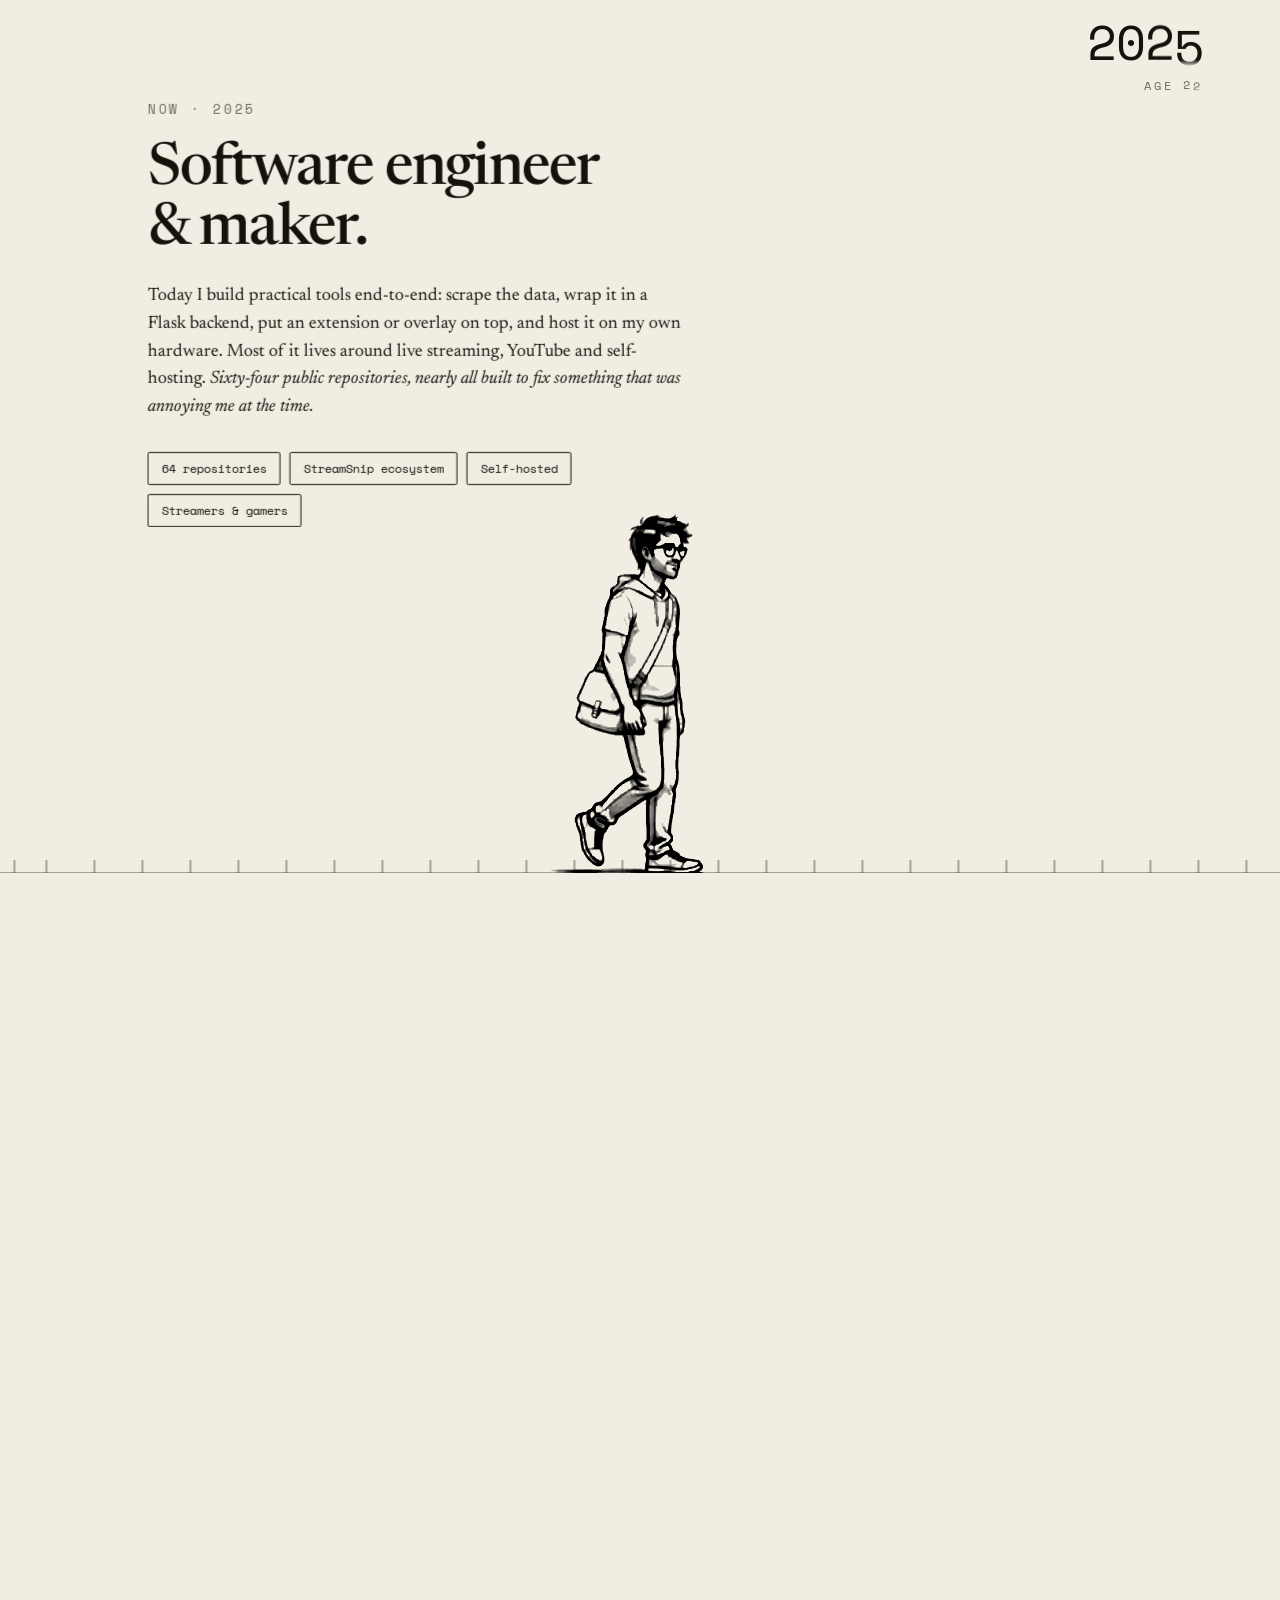
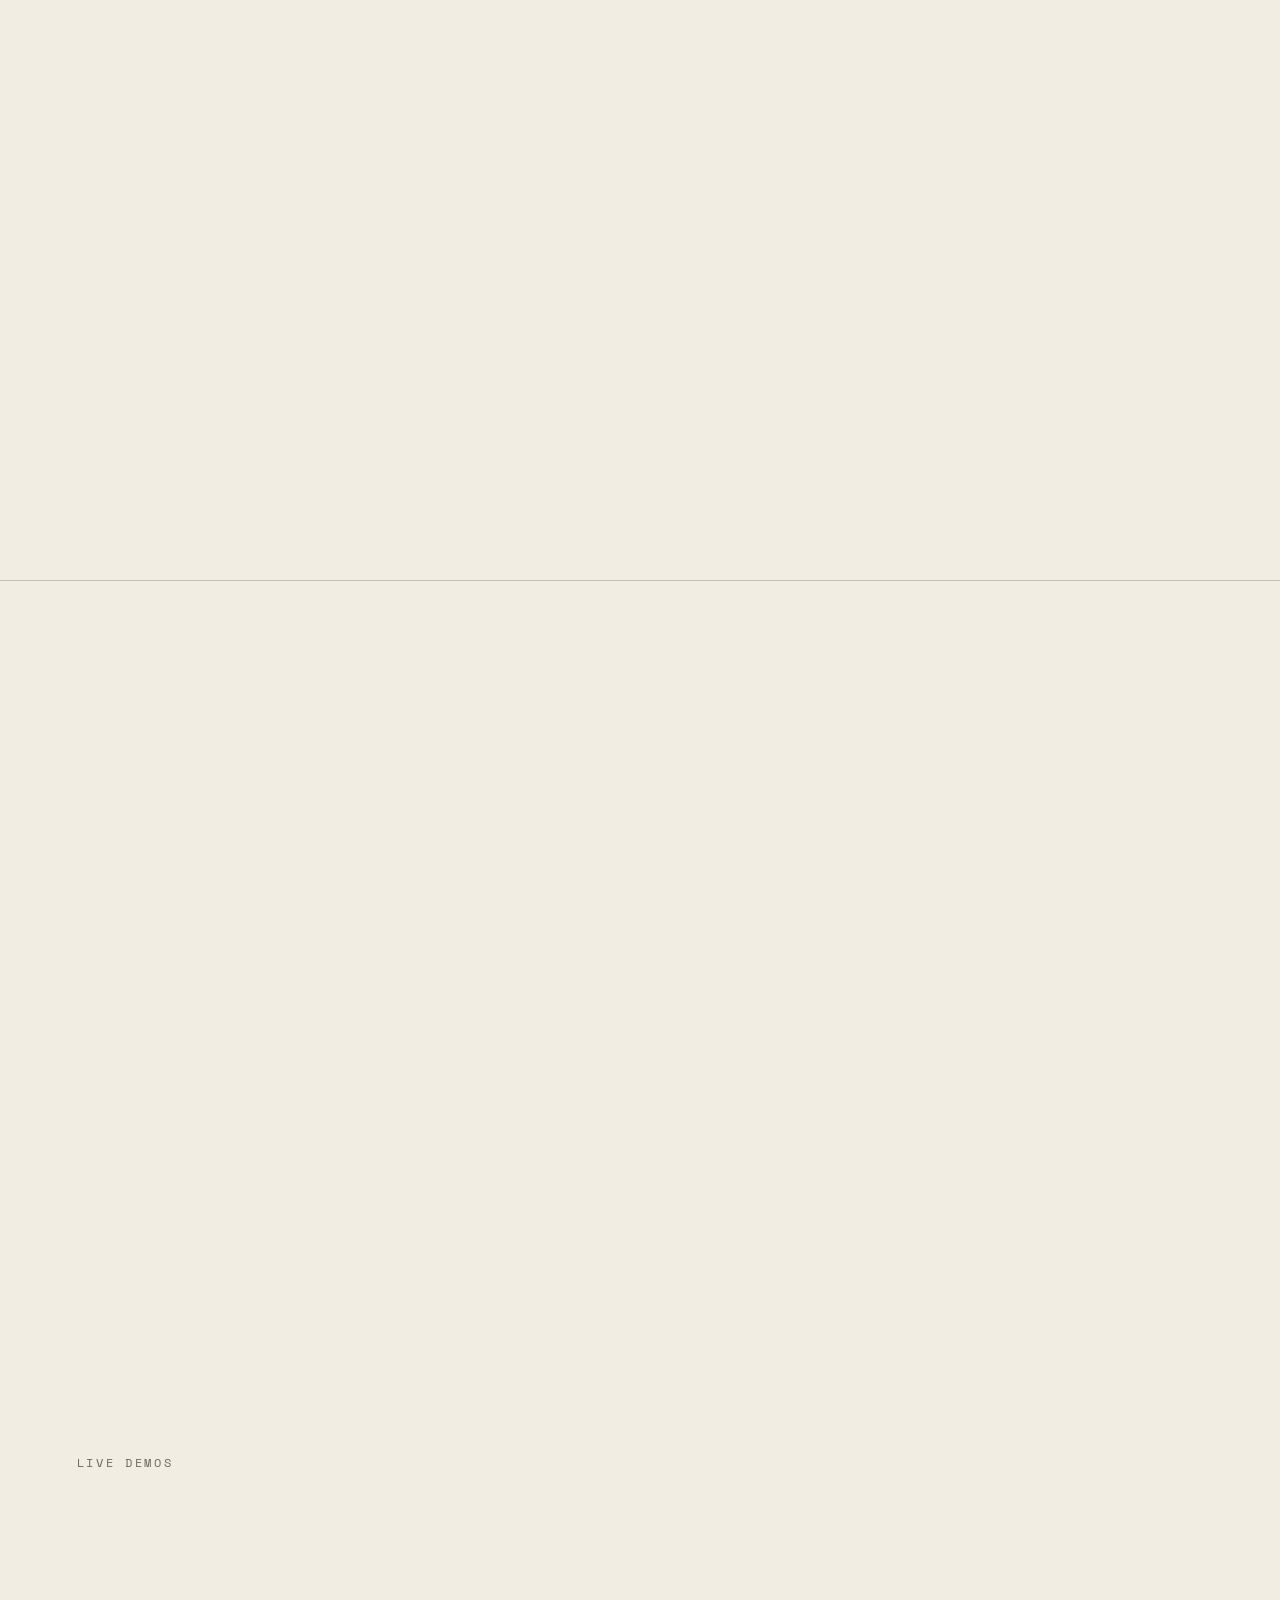
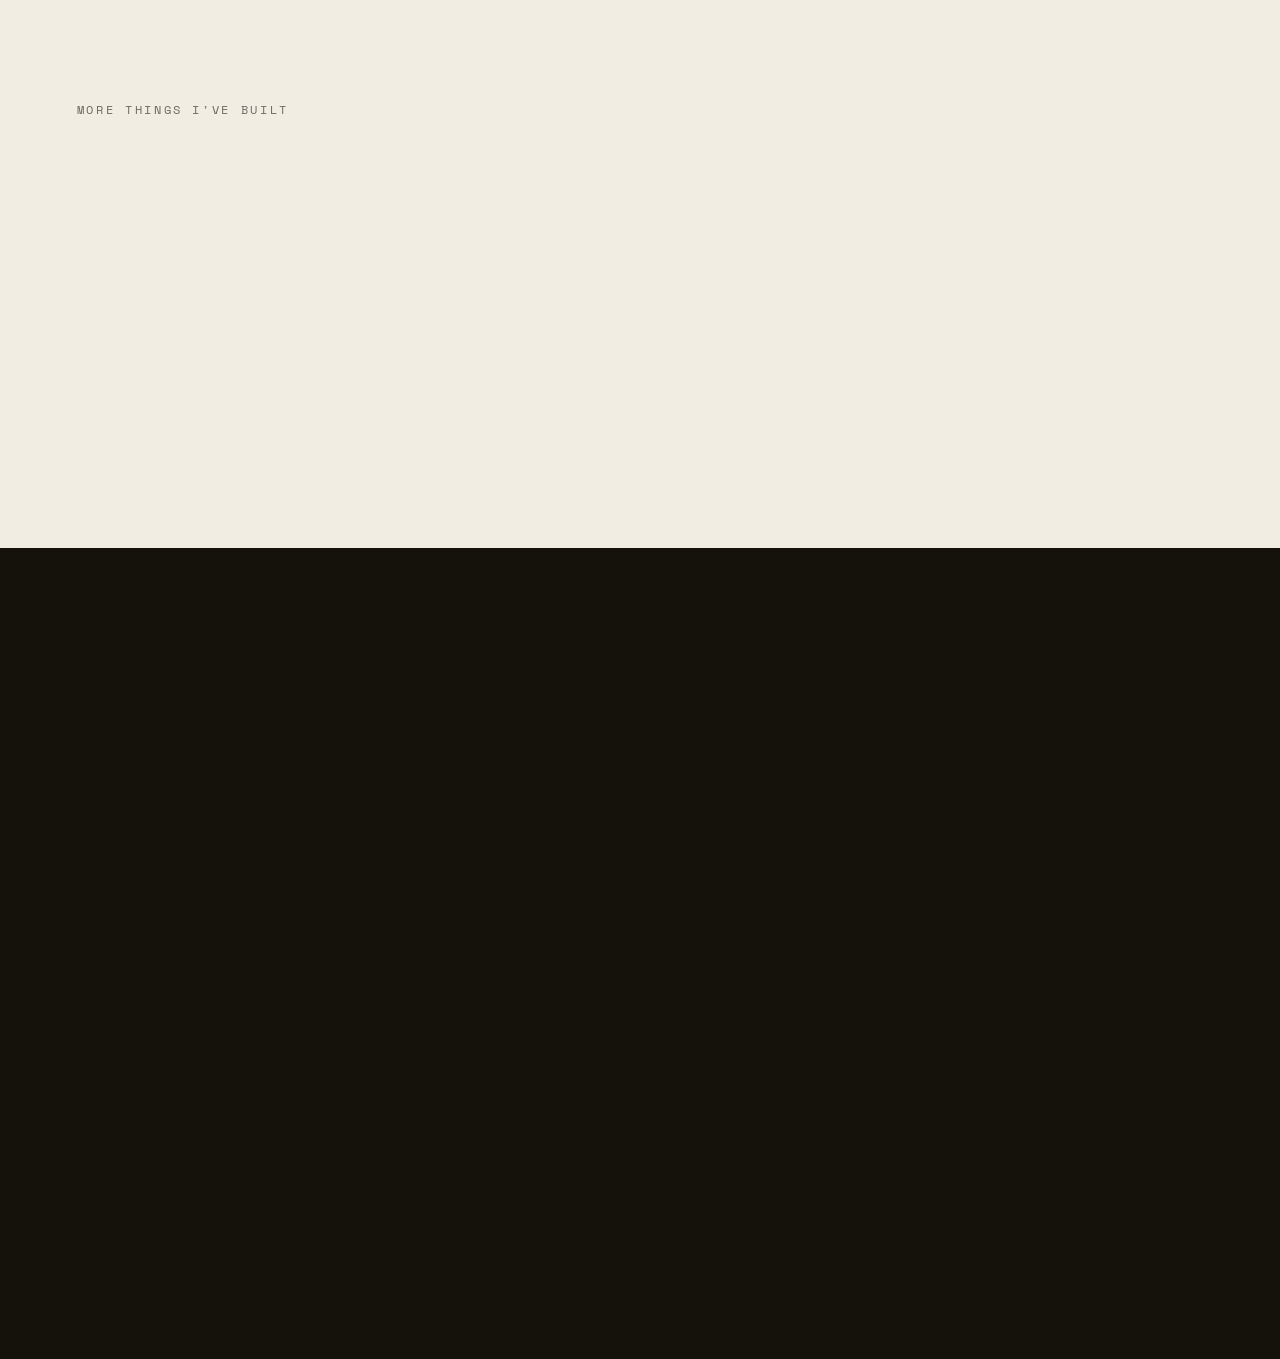
<file: index.html>
<!DOCTYPE html>
<html lang="en">
<head>
<meta charset="utf-8">
<meta name="viewport" content="width=device-width, initial-scale=1">
<title>Suraj Bhari · Software Engineer</title>
<meta name="description" content="Suraj Bhari, a software engineer from India building tools for streamers and gamers. Maker of StreamSnip and 60+ open-source projects.">
<meta name="author" content="Suraj Bhari">
<meta name="robots" content="index, follow">
<meta name="theme-color" content="#15120C">
<link rel="canonical" href="https://surajbhari.com/">

<link rel="icon" type="image/png" sizes="64x64" href="favicon-64.png">
<link rel="icon" type="image/png" sizes="512x512" href="favicon.png">
<link rel="apple-touch-icon" href="favicon.png">

<meta property="og:type" content="website">
<meta property="og:site_name" content="Suraj Bhari">
<meta property="og:title" content="Suraj Bhari · Software Engineer">
<meta property="og:description" content="A software engineer from India building tools for streamers and gamers. Maker of StreamSnip and 60+ open-source projects.">
<meta property="og:url" content="https://surajbhari.com/">
<meta property="og:image" content="https://surajbhari.com/og.png">
<meta property="og:image:type" content="image/png">
<meta property="og:image:width" content="1200">
<meta property="og:image:height" content="630">
<meta property="og:image:alt" content="Suraj Bhari, Software Engineer">

<meta name="twitter:card" content="summary_large_image">
<meta name="twitter:title" content="Suraj Bhari · Software Engineer">
<meta name="twitter:description" content="A software engineer from India building tools for streamers and gamers. Maker of StreamSnip and 60+ open-source projects.">
<meta name="twitter:image" content="https://surajbhari.com/og.png">
<meta name="twitter:image:alt" content="Suraj Bhari, Software Engineer">

<script type="application/ld+json">
{"@context":"https://schema.org","@type":"Person","name":"Suraj Bhari","url":"https://surajbhari.com","jobTitle":"Software Engineer","email":"surajbhari159@gmail.com","image":"https://surajbhari.com/favicon.png","alumniOf":"Graphic Era Hill University","address":{"@type":"PostalAddress","addressLocality":"Bikaner","addressRegion":"Rajasthan","addressCountry":"IN"},"sameAs":["https://github.com/SurajBhari","https://www.linkedin.com/in/suraj-bhari-323655198/","https://x.com/SurajBhari","https://www.youtube.com/@suraj_ag","https://www.instagram.com/suraj._.1436/","https://streamsnip.com"]}
</script>

<link rel="preconnect" href="https://fonts.googleapis.com">
<link rel="preconnect" href="https://fonts.gstatic.com" crossorigin>
<link href="https://fonts.googleapis.com/css2?family=Newsreader:ital,opsz,wght@0,6..72,400;0,6..72,500;0,6..72,600;1,6..72,400;1,6..72,500&family=Space+Mono:wght@400;700&display=swap" rel="stylesheet">

<script src="vendor/lenis.min.js"></script>

<style>
  html,body{margin:0;padding:0;background:#F2EDE2;}
  /* hide the native scrollbar (scroll still works via wheel / touch / keys) */
  html{scrollbar-width:none;-ms-overflow-style:none;}
  html::-webkit-scrollbar,body::-webkit-scrollbar{width:0;height:0;display:none;}
  /* Lenis smooth-scroll */
  html.lenis,html.lenis body{height:auto;}
  .lenis.lenis-smooth{scroll-behavior:auto !important;}
  .lenis.lenis-smooth [data-lenis-prevent]{overscroll-behavior:contain;}
  .lenis.lenis-stopped{overflow:hidden;}
  *{box-sizing:border-box;}
  ::selection{background:#15120C;color:#F2EDE2;}
  @keyframes cuebob{0%,100%{transform:translateX(0);opacity:.5}50%{transform:translateX(8px);opacity:1}}

  /* theme toggle: invert every colour on the page, transitioned.
     hue-rotate keeps any colour content looking natural through the flip. */
  html{transition:filter .6s ease;}
  html.inverted{filter:invert(1) hue-rotate(180deg);}
  .theme-toggle{position:fixed;top:18px;right:18px;z-index:60;width:34px;height:34px;border-radius:50%;
    border:0;background:none;color:#15120C;cursor:pointer;padding:0;opacity:.32;
    display:flex;align-items:center;justify-content:center;
    transition:transform .5s cubic-bezier(.16,1,.3,1),opacity .35s ease;}
  @media (hover:hover){.theme-toggle:hover{transform:rotate(180deg);opacity:.85;}}
  .theme-toggle.off{opacity:0;pointer-events:none;}
  .theme-toggle svg{width:15px;height:15px;display:block;}

  /* hover behaviours */
  .card{transition:background .25s,color .25s;}
  .card{transition:background .25s,color .25s,transform .4s cubic-bezier(.16,1,.3,1),box-shadow .4s ease;}
  /* hover-only so a tap on a touch screen doesn't leave the card stuck inverted */
  @media (hover:hover){
    .card:hover{background:#15120C !important;color:#F2EDE2 !important;box-shadow:0 16px 34px rgba(21,18,12,.18);}
  }
  .card:active{background:#15120C !important;color:#F2EDE2 !important;}
  /* the flagship also has .reveal, whose transition would otherwise shadow .card's and make the
     hover invert instant; this higher-specificity rule transitions both the reveal and the hover */
  .card.reveal{transition:background .25s,color .25s,box-shadow .4s ease,opacity .75s cubic-bezier(.16,1,.3,1),transform .75s cubic-bezier(.16,1,.3,1);}
  .flink{transition:opacity .2s;}
  @media (hover:hover){.flink:hover{opacity:.5;}}
  .flink:active{opacity:.5;}
  .ss-logo{display:inline-block;background-color:currentColor;vertical-align:middle;
    -webkit-mask:url(assets/streamsnip-mark.svg) center/contain no-repeat;
    mask:url(assets/streamsnip-mark.svg) center/contain no-repeat;}

  /* footer suffix-cycler: "every" stays, only the ending cycles, sliding in from the right */
  .cycler{display:inline-grid;}
  .cycler > span{grid-area:1/1;justify-self:start;white-space:nowrap;opacity:0;transform:translateX(.4em);
    transition:opacity .55s ease, transform .55s cubic-bezier(.16,1,.3,1);will-change:opacity,transform;}
  .cycler > span.in{opacity:1;transform:translateX(0);}
  .cycler > span.out{opacity:0;transform:translateX(-.4em);}

  /* scroll-reveal for the vertical work + footer (motivated: sequences content into view) */
  .reveal{opacity:0;transform:translateY(20px);transition:opacity .75s cubic-bezier(.16,1,.3,1),transform .75s cubic-bezier(.16,1,.3,1);}
  .reveal.in{opacity:1;}

  /* accessibility: collapse looping + reveal motion when the user asks for less */
  @media (prefers-reduced-motion: reduce){
    .cue-row .arrow{animation:none !important;}
    .reveal{opacity:1 !important;transform:none !important;transition:none !important;}
    /* the sketch blur-to-focus reveal always runs, even under reduced motion */
  }

  /* ===== horizontal life-journey (side-scroller) ===== */
  .journey-h{position:relative;}                 /* tall element; height set by JS to provide scroll distance */
  .stage{position:sticky;top:0;height:100vh;height:100svh;overflow:hidden;background:#F2EDE2;}
  .track{position:absolute;top:0;left:0;height:100%;display:flex;will-change:transform;z-index:2;}
  .hpanel{position:relative;flex:none;width:100vw;height:100%;}
  .panel-inner{position:absolute;left:clamp(24px,8vw,150px);top:14vh;max-width:min(540px,46vw);will-change:opacity,transform;}
  .eyebrow{font-family:'Space Mono',monospace;font-size:13px;letter-spacing:.22em;text-transform:uppercase;opacity:.6;margin-bottom:22px;}
  .panel-inner h1{font-family:'Newsreader',serif;font-weight:500;font-size:clamp(56px,8vw,128px);line-height:.9;letter-spacing:-0.035em;margin:0;}
  .panel-inner h1 em{font-style:italic;font-weight:400;}
  .panel-inner h2{font-family:'Newsreader',serif;font-weight:500;font-size:clamp(34px,4.6vw,68px);line-height:1.02;letter-spacing:-0.03em;margin:0 0 22px;}
  .panel-inner p{font-size:clamp(17px,1.4vw,22px);line-height:1.55;margin:0;}
  .panel-inner p.lede{font-size:clamp(19px,1.9vw,28px);line-height:1.4;max-width:28ch;margin:30px 0 0;}
  .panel-inner em{font-style:italic;}
  .submono{font-family:'Space Mono',monospace;font-size:13px;line-height:1.8;opacity:.62;margin:24px 0 0;max-width:48ch;}
  .tags{display:flex;flex-wrap:wrap;gap:9px;margin-top:30px;font-family:'Space Mono',monospace;font-size:12px;}
  .tags span,.tags a{border:1px solid currentColor;padding:7px 13px;border-radius:2px;}
  .tags a{color:inherit;text-decoration:none;transition:background .2s,color .2s;}
  @media (hover:hover){.tags a:hover{background:#15120C;color:#F2EDE2;}}
  /* inline content links in chapter copy */
  a.ilink{color:inherit;text-decoration:none;border-bottom:1px solid rgba(21,18,12,.34);transition:border-color .2s;}
  @media (hover:hover){a.ilink:hover{border-color:#15120C;}}
  .cue-row{margin-top:40px;font-family:'Space Mono',monospace;font-size:12px;letter-spacing:.2em;display:flex;align-items:center;gap:24px;flex-wrap:wrap;}
  .cue-row .arrow{display:inline-block;animation:cuebob 1.6s ease-in-out infinite;margin-right:8px;}
  .cue-row a{color:#15120C;text-decoration:none;border-bottom:1px solid rgba(21,18,12,.4);padding-bottom:3px;}

  /* fixed HUD readout (top-right) */
  .hud{position:absolute;top:clamp(20px,5vh,52px);right:clamp(24px,6vw,90px);text-align:right;font-family:'Space Mono',monospace;z-index:6;pointer-events:none;}
  .readout-year{font-size:clamp(38px,3.8vw,64px);line-height:1;letter-spacing:-0.02em;}
  .readout-age{font-size:12px;letter-spacing:.24em;margin-top:10px;opacity:.6;display:grid;justify-items:end;}
  /* the two age states stack in one cell and crossfade (no hard display swap) */
  .readout-age > span{grid-area:1/1;transition:opacity .5s ease;}
  .readout-age > span.age-hide{opacity:0;}
  /* odometer digits: each column shows one digit of a vertical reel, driven by scroll */
  .odo{display:inline-flex;vertical-align:baseline;}
  /* one digit tall (neighbours stay clipped out of view), with a soft edge fade so the
     rolling digit eases in/out instead of hard-cutting at the column edges */
  .odo-col{display:block;height:1em;overflow:hidden;
    -webkit-mask-image:linear-gradient(to bottom,transparent 0,#000 15%,#000 85%,transparent 100%);
    mask-image:linear-gradient(to bottom,transparent 0,#000 15%,#000 85%,transparent 100%);}
  .odo-reel{display:block;will-change:transform;}
  .odo-d{display:flex;align-items:center;justify-content:center;height:1em;line-height:1;}
  .age-num{display:inline-flex;align-items:center;}

  /* ground + foreground walker */
  .ground{position:absolute;left:0;right:0;bottom:0;height:13px;z-index:3;
    background:repeating-linear-gradient(90deg,rgba(21,18,12,.34) 0 2px,transparent 2px 48px);
    border-bottom:1px solid rgba(21,18,12,.34);}
  .walker{position:absolute;left:50%;bottom:-4vh;height:48vh;transform:translateX(-50%);z-index:4;pointer-events:none;}
  /* no filter on the bare canvas (luma-key would render empty pixels solid black). */
  .walker canvas{height:100%;width:auto;display:block;}
  /* A CSS filter animation can't interpolate a list containing url(), so animating
     url(#lumakey) blur() was DISCRETE (the snap). Keep luma-key constant on the canvas
     and animate a pure blur() on the wrapper, which interpolates smoothly (and is GPU-composited). */
  @keyframes sketchFocus{from{filter:blur(60px);}to{filter:blur(0);}}
  .walker.lit canvas{filter:url(#lumakey);}
  .walker.lit{animation:sketchFocus 1s linear;}

  @media (max-width:880px){
    /* the theme toggle sits in the top-right corner, so the HUD steps left of it
       (vertically centred on the toggle) instead of sliding underneath it */
    .theme-toggle{top:14px;right:12px;width:40px;height:40px;}
    .hud{top:18px;right:58px;}
    .readout-year{font-size:30px;}
    .readout-age{font-size:10px;margin-top:8px;}
    /* chapter copy: tighter type so text + tags clear the walker at the bottom */
    .panel-inner{left:22px;right:22px;max-width:none;top:max(84px,11vh);}
    .panel-inner h1{font-size:clamp(52px,15vw,72px);}
    .panel-inner h2{font-size:clamp(28px,7.6vw,40px);margin-bottom:16px;}
    .panel-inner p{font-size:16px;line-height:1.5;}
    .panel-inner p.lede{font-size:18px;margin-top:22px;}
    .eyebrow{font-size:11px;margin-bottom:14px;}
    .submono{font-size:12px;margin-top:16px;}
    .tags{gap:7px;margin-top:20px;font-size:11px;}
    .tags span,.tags a{padding:5px 10px;}
    .cue-row{margin-top:26px;}
    .cue-row a{padding:8px 0 3px;}
    .walker{height:min(30vh,250px);bottom:-2vh;}
    .ground{bottom:0;}
    .gh-grid{grid-template-columns:1fr !important;}
    .demo-grid{grid-template-columns:1fr 1fr !important;}
    .showcase{padding:84px 22px !important;}
    .showcase > div:first-child{margin-bottom:40px !important;}
    .flagship-mark{display:none !important;}
    .footwrap{padding:84px 22px 56px !important;}
    .footwrap h2{margin-bottom:40px !important;}
    .footwrap .flink{padding:20px 4px !important;}
  }
  @media (max-width:560px){
    .demo-grid{grid-template-columns:1fr !important;}
  }
  /* phones held sideways: very little height, so put the copy in the left half
     and walk the figure along the right side instead of through the text */
  @media (max-height:520px) and (orientation:landscape){
    .panel-inner{top:52px;right:auto;max-width:56vw;}
    .panel-inner h1{font-size:44px;}
    .panel-inner h2{font-size:28px;margin-bottom:10px;}
    .panel-inner p{font-size:14px;line-height:1.45;}
    .panel-inner p.lede{font-size:15px;max-width:none;margin-top:14px;}
    .eyebrow{margin-bottom:8px;}
    .submono{margin-top:10px;}
    .tags{margin-top:12px;gap:6px;}
    .tags span,.tags a{padding:4px 8px;}
    .cue-row{margin-top:14px;}
    .walker{left:80%;height:62vh;bottom:-3vh;}
  }
</style>
</head>

<body>
<button class="theme-toggle" id="themeToggle" type="button" aria-label="Invert colours" aria-pressed="false" title="Invert colours">
  <svg viewBox="0 0 20 20" aria-hidden="true"><circle cx="10" cy="10" r="8.25" fill="none" stroke="currentColor" stroke-width="1.5"></circle><path d="M10 1.75 a8.25 8.25 0 0 1 0 16.5 z" fill="currentColor"></path></svg>
</button>
<script>(function(){var b=document.getElementById('themeToggle');b.addEventListener('click',function(){var on=document.documentElement.classList.toggle('inverted');b.setAttribute('aria-pressed',on);});})();</script>
<div style="background:#F2EDE2;color:#15120C;font-family:'Newsreader',Georgia,serif;overflow-x:clip;position:relative;">

  <svg width="0" height="0" style="position:absolute;pointer-events:none;" aria-hidden="true"><defs>
    <filter id="lumakey" color-interpolation-filters="sRGB" x="0" y="0" width="100%" height="100%">
      <feColorMatrix type="matrix" values="0 0 0 0 0  0 0 0 0 0  0 0 0 0 0  -0.9 -0.9 -0.9 0 2.05" result="keyed"></feColorMatrix>
      <!-- the matrix's +2.05 alpha bias maps zero/transparent input to opaque black; at sub-pixel
           canvas edges that leaves a 1px black hairline (visible only at some zoom/DPR). clip the
           keyed result back inside the source's own alpha so the spurious edge can't show. -->
      <feComposite in="keyed" in2="SourceGraphic" operator="in"></feComposite>
    </filter>
  </defs></svg>

  <div style="position:fixed;top:0;left:0;right:0;height:3px;z-index:50;background:transparent;">
    <div id="progressBar" style="height:100%;background:#15120C;width:0%;"></div>
  </div>

  <div class="journey-h" id="journeyH">
    <div class="stage" id="stage">

      <!-- fixed HUD: live year / age ticker -->
      <div class="hud">
        <div class="readout-year"><span class="odo" id="yearOdo"></span></div>
        <div class="readout-age"><span id="ageBorn">BORN · 2003</span><span class="age-num age-hide" id="ageNum">AGE&nbsp;<span class="odo" id="ageOdo"></span></span></div>
      </div>

      <!-- horizontal track of scenes -->
      <div class="track" id="track">

        <section class="hpanel">
          <div class="panel-inner">
            <h1>Suraj<br><em>Bhari</em></h1>
            <p class="lede">A software engineer who builds tools for <em>streamers &amp; gamers</em>, usually to automate something I'd rather not do twice.</p>
            <p class="submono">Born 14 August 2003 · Rajasthan, India.</p>
            <div class="cue-row"><span class="arrow" aria-hidden="true">→</span><a href="Suraj_Bhari_Resume.pdf" target="_blank" rel="noopener">RÉSUMÉ · PDF ↓</a></div>
          </div>
        </section>

        <section class="hpanel">
          <div class="panel-inner">
            <div class="eyebrow">2009 · Age 6 · Dungargarh</div>
            <h2>The first screen.</h2>
            <p>I sat in front of a computer for the first time at six. The first world I remember getting lost in was <a class="ilink" href="https://en.wikipedia.org/wiki/Jazz_Jackrabbit_2" target="_blank" rel="noopener"><em>Jazz Jackrabbit 2</em></a>: a green rabbit, a side-scroller, and an afternoon that quietly turned into years.</p>
            <div class="tags"><span>First computer · age 6</span><span>Jazz Jackrabbit 2</span><span>Rajasthan</span></div>
          </div>
        </section>

        <section class="hpanel">
          <div class="panel-inner">
            <div class="eyebrow">2008-2021 · School</div>
            <h2>Three schools,<br>one curiosity.</h2>
            <p>Schooling took me across three places: <a class="ilink" href="https://sesomu.org/" target="_blank" rel="noopener">Sesomu School</a> in Dungargarh from nursery to 2nd, <a class="ilink" href="https://www.instagram.com/lyallpublicschool/" target="_blank" rel="noopener">Lyall Public School</a> through 10th, and <a class="ilink" href="https://rsvschools.com/" target="_blank" rel="noopener">R.S.V. Senior Secondary</a> for 11th and 12th. By the time I finished in 2021, I cared more about how the machine in front of me worked than about the marks for describing it.</p>
            <div class="tags"><a href="https://sesomu.org/" target="_blank" rel="noopener">Sesomu School</a><a href="https://www.instagram.com/lyallpublicschool/" target="_blank" rel="noopener">Lyall Public School</a><a href="https://rsvschools.com/" target="_blank" rel="noopener">R.S.V. Sr. Sec. School</a><span>Class of 2021</span></div>
          </div>
        </section>

        <section class="hpanel">
          <div class="panel-inner">
            <div class="eyebrow">2019 · Age 16</div>
            <h2>First lines of code.</h2>
            <p>At sixteen I wrote my <a class="ilink" href="https://github.com/SurajBhari/vip_manager" target="_blank" rel="noopener">first lines of <em>Python</em></a>: small scripts to automate things that only took a couple of minutes by hand. Spending an hour to save two minutes made no sense and complete sense at the same time, and I've been doing it ever since.</p>
            <div class="tags"><span>Python</span><span>Automation</span><span>Self-taught</span></div>
          </div>
        </section>

        <section class="hpanel">
          <div class="panel-inner">
            <div class="eyebrow">2021-2025 · GEHU, Dehradun</div>
            <h2>B.Tech, and a product.</h2>
            <p>I studied Computer Science at <a class="ilink" href="https://gehu.ac.in/" target="_blank" rel="noopener">Graphic Era Hill University</a>. At the end of my first year I shipped <em>StreamSnip</em>, one chat command that lets a streamer's viewers clip a live moment. It's now used by more than 18,000 people.</p>
            <div class="tags"><span>B.Tech Computer Science</span><span>StreamSnip launched · 2022</span><span>Flask · JS · AWS</span></div>
          </div>
        </section>

        <section class="hpanel">
          <div class="panel-inner">
            <div class="eyebrow">Now · 2025</div>
            <h2>Software engineer<br>&amp; maker.</h2>
            <p>Today I build practical tools end-to-end: scrape the data, wrap it in a Flask backend, put an extension or overlay on top, and host it on my own hardware. Most of it lives around live streaming, YouTube and self-hosting. <em>Sixty-four public repositories, nearly all built to fix something that was annoying me at the time.</em></p>
            <div class="tags"><span>64 repositories</span><span>StreamSnip ecosystem</span><span>Self-hosted</span><span>Streamers &amp; gamers</span></div>
          </div>
        </section>

        <section class="hpanel">
          <div class="panel-inner">
            <div class="eyebrow">Next · 2026</div>
            <h2>An MBA,<br>and what's next.</h2>
            <p>This year I start an MBA at <em>Chandigarh University</em>, turning the same build-it-myself habit toward the business side of products, not just the code that runs them.</p>
            <div class="tags"><span>MBA · Chandigarh University</span><span>Building, still</span></div>
          </div>
        </section>

      </div>

      <!-- ground line -->
      <div class="ground" id="ground"></div>

      <!-- foreground walker (fixed, grows + walks with progress) -->
      <div class="walker">
        <canvas id="figCanvas" width="290" height="315"></canvas>
      </div>

    </div>
  </div>

  <section class="showcase" style="padding:130px 6vw 110px;max-width:1480px;margin:0 auto;border-top:1px solid rgba(21,18,12,.2);">
    <div class="reveal" style="display:flex;justify-content:space-between;align-items:flex-end;flex-wrap:wrap;gap:20px;margin-bottom:60px;">
      <h2 style="font-family:'Newsreader',serif;font-weight:500;font-size:clamp(40px,6vw,86px);line-height:.95;letter-spacing:-0.03em;margin:0;">Selected work.</h2>
      <a href="https://github.com/SurajBhari" target="_blank" rel="noopener" style="font-family:'Space Mono',monospace;font-size:13px;letter-spacing:.12em;color:#15120C;text-decoration:none;border-bottom:1px solid #15120C;padding-bottom:3px;">64 REPOS ON GITHUB →</a>
    </div>

    <a class="card flagship reveal" href="https://streamsnip.com" target="_blank" rel="noopener" style="display:flex;align-items:center;gap:clamp(28px,5vw,72px);text-decoration:none;color:#15120C;background:#F2EDE2;border:1px solid #15120C;padding:clamp(28px,4vw,52px);margin-bottom:18px;">
      <div style="flex:1;min-width:0;">
        <div style="display:flex;align-items:center;gap:14px;margin-bottom:20px;">
          <span class="ss-logo" style="width:34px;height:34px;flex:none;"></span>
          <span style="font-family:'Space Mono',monospace;font-size:12px;letter-spacing:.22em;opacity:.7;">FLAGSHIP · STREAMSNIP ECOSYSTEM</span>
        </div>
        <div style="font-family:'Newsreader',serif;font-size:clamp(30px,3.4vw,52px);line-height:1.04;letter-spacing:-0.02em;max-width:22ch;">Viewers clip a live stream moment with one chat command. No clipping software.</div>
        <div style="display:flex;gap:18px 28px;flex-wrap:wrap;margin-top:28px;font-family:'Space Mono',monospace;font-size:13px;">
          <span style="border-bottom:1px solid currentColor;padding-bottom:2px;">streamsnip.com →</span>
          <span style="opacity:.6;">18,000+ users</span>
          <span style="opacity:.6;">Flask · JavaScript · PostgreSQL · AWS</span>
        </div>
      </div>
      <span class="ss-logo flagship-mark" style="width:clamp(120px,14vw,180px);height:clamp(120px,14vw,180px);flex:none;opacity:.92;"></span>
    </a>

    <div class="gh-grid reveal" style="display:grid;grid-template-columns:repeat(3,1fr);gap:18px;margin-bottom:18px;">
      <a class="card" href="https://github.com/SurajBhari/streamsnip_extension" target="_blank" rel="noopener" style="display:flex;flex-direction:column;gap:10px;text-decoration:none;color:#15120C;background:#F2EDE2;border:1px solid #15120C;padding:24px;">
        <div style="font-family:'Space Mono',monospace;font-size:15px;font-weight:700;">streamsnip_extension</div>
        <div style="font-size:17px;line-height:1.4;flex:1;">Chrome extension that draws clip markers right on the YouTube scrubber.</div>
        <div style="font-family:'Space Mono',monospace;font-size:11px;opacity:.6;letter-spacing:.1em;">JAVASCRIPT</div>
      </a>
      <a class="card" href="https://github.com/SurajBhari/streamsnip_downloader" target="_blank" rel="noopener" style="display:flex;flex-direction:column;gap:10px;text-decoration:none;color:#15120C;background:#F2EDE2;border:1px solid #15120C;padding:24px;">
        <div style="font-family:'Space Mono',monospace;font-size:15px;font-weight:700;">streamsnip_downloader</div>
        <div style="font-size:17px;line-height:1.4;flex:1;">CLI that pulls clip segments down as real video via yt-dlp.</div>
        <div style="font-family:'Space Mono',monospace;font-size:11px;opacity:.6;letter-spacing:.1em;">PYTHON</div>
      </a>
      <a class="card" href="https://stats.streamsnip.com" target="_blank" rel="noopener" style="display:flex;flex-direction:column;gap:10px;text-decoration:none;color:#15120C;background:#F2EDE2;border:1px solid #15120C;padding:24px;">
        <div style="font-family:'Space Mono',monospace;font-size:15px;font-weight:700;">StreamStats</div>
        <div style="font-size:17px;line-height:1.4;flex:1;">Real-time YouTube live-chat analytics, built on Flask, PostgreSQL &amp; Three.js.</div>
        <div style="font-family:'Space Mono',monospace;font-size:11px;opacity:.6;letter-spacing:.1em;">LIVE · stats.streamsnip.com</div>
      </a>
    </div>

    <div style="font-family:'Space Mono',monospace;font-size:12px;letter-spacing:.22em;opacity:.6;margin:46px 0 18px;">LIVE DEMOS</div>
    <div class="demo-grid reveal" style="display:grid;grid-template-columns:repeat(4,1fr);gap:18px;margin-bottom:18px;">
      <a class="card" href="https://pokegame-axf3.onrender.com" target="_blank" rel="noopener" style="display:flex;flex-direction:column;gap:8px;text-decoration:none;color:#15120C;background:#F2EDE2;border:1px solid #15120C;padding:22px;">
        <div style="font-family:'Space Mono',monospace;font-size:14px;font-weight:700;">Pokémon Judgment</div>
        <div style="font-size:16px;line-height:1.35;flex:1;">A stat-guessing Pokémon battler. Bet which stat wins.</div>
        <div style="font-family:'Space Mono',monospace;font-size:11px;border-bottom:1px solid currentColor;align-self:flex-start;padding-bottom:1px;">play →</div>
      </a>
      <a class="card" href="https://mini-search-engine-5oyp.onrender.com" target="_blank" rel="noopener" style="display:flex;flex-direction:column;gap:8px;text-decoration:none;color:#15120C;background:#F2EDE2;border:1px solid #15120C;padding:22px;">
        <div style="font-family:'Space Mono',monospace;font-size:14px;font-weight:700;">Sadela Movie Search</div>
        <div style="font-size:16px;line-height:1.35;flex:1;">Search ~9,000 films by title, genre, year or plot, with posters.</div>
        <div style="font-family:'Space Mono',monospace;font-size:11px;border-bottom:1px solid currentColor;align-self:flex-start;padding-bottom:1px;">search →</div>
      </a>
      <a class="card" href="https://mini-linker.onrender.com" target="_blank" rel="noopener" style="display:flex;flex-direction:column;gap:8px;text-decoration:none;color:#15120C;background:#F2EDE2;border:1px solid #15120C;padding:22px;">
        <div style="font-family:'Space Mono',monospace;font-size:14px;font-weight:700;">Mini Linker</div>
        <div style="font-size:16px;line-height:1.35;flex:1;">Turn a channel ID into permanent links to its latest video / Short / stream.</div>
        <div style="font-family:'Space Mono',monospace;font-size:11px;border-bottom:1px solid currentColor;align-self:flex-start;padding-bottom:1px;">open →</div>
      </a>
      <a class="card" href="https://real-estate-managment.onrender.com" target="_blank" rel="noopener" style="display:flex;flex-direction:column;gap:8px;text-decoration:none;color:#15120C;background:#F2EDE2;border:1px solid #15120C;padding:22px;">
        <div style="font-family:'Space Mono',monospace;font-size:14px;font-weight:700;">Real-Estate CRM</div>
        <div style="font-size:16px;line-height:1.35;flex:1;">A plot-sales manager with 2FA. Demo login is pre-filled.</div>
        <div style="font-family:'Space Mono',monospace;font-size:11px;border-bottom:1px solid currentColor;align-self:flex-start;padding-bottom:1px;">open →</div>
      </a>
    </div>

    <div style="font-family:'Space Mono',monospace;font-size:12px;letter-spacing:.22em;opacity:.6;margin:46px 0 18px;">MORE THINGS I'VE BUILT</div>
    <div class="gh-grid reveal" style="display:grid;grid-template-columns:repeat(3,1fr);gap:18px;">
      <a class="card" href="https://github.com/SurajBhari/cleanchat" target="_blank" rel="noopener" style="display:flex;flex-direction:column;gap:8px;text-decoration:none;color:#15120C;background:#F2EDE2;border:1px solid #15120C;padding:22px;">
        <div style="font-family:'Space Mono',monospace;font-size:14px;font-weight:700;">cleanchat</div>
        <div style="font-size:16px;line-height:1.35;flex:1;">Live-chat filter extension with streamer and moderator modes.</div>
        <div style="font-family:'Space Mono',monospace;font-size:11px;opacity:.6;letter-spacing:.1em;">JAVASCRIPT</div>
      </a>
      <a class="card" href="https://github.com/SurajBhari/clip_finder" target="_blank" rel="noopener" style="display:flex;flex-direction:column;gap:8px;text-decoration:none;color:#15120C;background:#F2EDE2;border:1px solid #15120C;padding:22px;">
        <div style="font-family:'Space Mono',monospace;font-size:14px;font-weight:700;">clip_finder</div>
        <div style="font-size:16px;line-height:1.35;flex:1;">Find exactly when a word was said in a YouTube livestream chat.</div>
        <div style="font-family:'Space Mono',monospace;font-size:11px;opacity:.6;letter-spacing:.1em;">PYTHON</div>
      </a>
      <a class="card" href="https://github.com/SurajBhari/playlist-importer" target="_blank" rel="noopener" style="display:flex;flex-direction:column;gap:8px;text-decoration:none;color:#15120C;background:#F2EDE2;border:1px solid #15120C;padding:22px;">
        <div style="font-family:'Space Mono',monospace;font-size:14px;font-weight:700;">playlist-importer</div>
        <div style="font-size:16px;line-height:1.35;flex:1;">Move playlists between YouTube Music and Spotify, both ways.</div>
        <div style="font-family:'Space Mono',monospace;font-size:11px;opacity:.6;letter-spacing:.1em;">PYTHON</div>
      </a>
      <a class="card" href="https://github.com/SurajBhari/hand_cricket" target="_blank" rel="noopener" style="display:flex;flex-direction:column;gap:8px;text-decoration:none;color:#15120C;background:#F2EDE2;border:1px solid #15120C;padding:22px;">
        <div style="font-family:'Space Mono',monospace;font-size:14px;font-weight:700;">hand_cricket</div>
        <div style="font-size:16px;line-height:1.35;flex:1;">Play hand cricket against your webcam using OpenCV.</div>
        <div style="font-family:'Space Mono',monospace;font-size:11px;opacity:.6;letter-spacing:.1em;">PYTHON</div>
      </a>
      <a class="card" href="https://github.com/SurajBhari/proxy_system_ec2" target="_blank" rel="noopener" style="display:flex;flex-direction:column;gap:8px;text-decoration:none;color:#15120C;background:#F2EDE2;border:1px solid #15120C;padding:22px;">
        <div style="font-family:'Space Mono',monospace;font-size:14px;font-weight:700;">proxy_system_ec2</div>
        <div style="font-size:16px;line-height:1.35;flex:1;">A rotating-IP proxy pool that spins itself up on AWS.</div>
        <div style="font-family:'Space Mono',monospace;font-size:11px;opacity:.6;letter-spacing:.1em;">PYTHON · AWS</div>
      </a>
      <a class="card" href="https://github.com/SurajBhari/configs" target="_blank" rel="noopener" style="display:flex;flex-direction:column;gap:8px;text-decoration:none;color:#15120C;background:#F2EDE2;border:1px solid #15120C;padding:22px;">
        <div style="font-family:'Space Mono',monospace;font-size:14px;font-weight:700;">configs ★16</div>
        <div style="font-size:16px;line-height:1.35;flex:1;">SourceMod execute configs for CS:GO practice servers.</div>
        <div style="font-family:'Space Mono',monospace;font-size:11px;opacity:.6;letter-spacing:.1em;">CS:GO</div>
      </a>
    </div>
  </section>

  <footer class="footwrap" style="background:#15120C;color:#F2EDE2;padding:120px 6vw 70px;">
    <div class="reveal" style="max-width:1480px;margin:0 auto;">
      <div style="font-family:'Space Mono',monospace;font-size:13px;letter-spacing:.28em;opacity:.6;margin-bottom:28px;">LET'S CONNECT</div>
      <h2 style="font-family:'Newsreader',serif;font-weight:500;font-size:clamp(44px,8vw,120px);line-height:.92;letter-spacing:-0.03em;margin:0 0 60px;">Find me<br><em style="font-style:italic;">every<span class="cycler" id="cycler"><span class="in">where.</span><span>day.</span><span>time.</span><span>one.</span></span></em></h2>
      <div style="display:grid;grid-template-columns:repeat(auto-fit,minmax(230px,1fr));gap:2px;border-top:1px solid rgba(242,237,226,.25);">
        <a class="flink" href="https://streamsnip.com" target="_blank" rel="noopener" style="display:flex;justify-content:space-between;align-items:center;padding:26px 4px;text-decoration:none;color:#F2EDE2;border-bottom:1px solid rgba(242,237,226,.25);font-family:'Space Mono',monospace;font-size:15px;"><span style="display:flex;align-items:center;gap:9px;"><span class="ss-logo" style="width:30px;height:30px;flex:none;"></span>StreamSnip</span><span style="opacity:.55;">↗</span></a>
        <a class="flink" href="https://stats.streamsnip.com" target="_blank" rel="noopener" style="display:flex;justify-content:space-between;align-items:center;padding:26px 4px;text-decoration:none;color:#F2EDE2;border-bottom:1px solid rgba(242,237,226,.25);font-family:'Space Mono',monospace;font-size:15px;"><span>StreamStats</span><span style="opacity:.55;">↗</span></a>
        <a class="flink" href="https://github.com/SurajBhari" target="_blank" rel="noopener" style="display:flex;justify-content:space-between;align-items:center;padding:26px 4px;text-decoration:none;color:#F2EDE2;border-bottom:1px solid rgba(242,237,226,.25);font-family:'Space Mono',monospace;font-size:15px;"><span>GitHub</span><span style="opacity:.55;">↗</span></a>
        <a class="flink" href="https://www.linkedin.com/in/suraj-bhari-323655198/" target="_blank" rel="noopener" style="display:flex;justify-content:space-between;align-items:center;padding:26px 4px;text-decoration:none;color:#F2EDE2;border-bottom:1px solid rgba(242,237,226,.25);font-family:'Space Mono',monospace;font-size:15px;"><span>LinkedIn</span><span style="opacity:.55;">↗</span></a>
        <a class="flink" href="https://x.com/SurajBhari" target="_blank" rel="noopener" style="display:flex;justify-content:space-between;align-items:center;padding:26px 4px;text-decoration:none;color:#F2EDE2;border-bottom:1px solid rgba(242,237,226,.25);font-family:'Space Mono',monospace;font-size:15px;"><span>X · @SurajBhari</span><span style="opacity:.55;">↗</span></a>
        <a class="flink" href="https://youtube.com/@suraj_ag" target="_blank" rel="noopener" style="display:flex;justify-content:space-between;align-items:center;padding:26px 4px;text-decoration:none;color:#F2EDE2;border-bottom:1px solid rgba(242,237,226,.25);font-family:'Space Mono',monospace;font-size:15px;"><span>YouTube · @suraj_ag</span><span style="opacity:.55;">↗</span></a>
        <a class="flink" href="https://instagram.com/suraj._.1436" target="_blank" rel="noopener" style="display:flex;justify-content:space-between;align-items:center;padding:26px 4px;text-decoration:none;color:#F2EDE2;border-bottom:1px solid rgba(242,237,226,.25);font-family:'Space Mono',monospace;font-size:15px;"><span>Instagram</span><span style="opacity:.55;">↗</span></a>
        <a class="flink" href="https://discord.gg/2XVBWK99Vy" target="_blank" rel="noopener" style="display:flex;justify-content:space-between;align-items:center;padding:26px 4px;text-decoration:none;color:#F2EDE2;border-bottom:1px solid rgba(242,237,226,.25);font-family:'Space Mono',monospace;font-size:15px;"><span>Discord</span><span style="opacity:.55;">↗</span></a>
        <a class="flink" href="mailto:surajbhari159@gmail.com" style="display:flex;justify-content:space-between;align-items:center;padding:26px 4px;text-decoration:none;color:#F2EDE2;border-bottom:1px solid rgba(242,237,226,.25);font-family:'Space Mono',monospace;font-size:15px;"><span>Email</span><span style="opacity:.55;">↗</span></a>
        <a class="flink" href="Suraj_Bhari_Resume.pdf" target="_blank" rel="noopener" style="display:flex;justify-content:space-between;align-items:center;padding:26px 4px;text-decoration:none;color:#F2EDE2;border-bottom:1px solid rgba(242,237,226,.25);font-family:'Space Mono',monospace;font-size:15px;"><span>Résumé · PDF</span><span style="opacity:.55;">↓</span></a>
      </div>
      <div style="display:flex;justify-content:space-between;flex-wrap:wrap;gap:14px;margin-top:70px;font-family:'Space Mono',monospace;font-size:12px;opacity:.5;letter-spacing:.08em;">
        <span>SURAJ BHARI · BIKANER → DEHRADUN → NEXT</span>
        <span>© 2026 · SELF-HOSTED</span>
      </div>
    </div>
  </footer>

</div>

<script>
(function () {
  "use strict";

  var REDUCE = window.matchMedia && window.matchMedia('(prefers-reduced-motion: reduce)').matches;
  var SMOOTHING = REDUCE ? 1 : 0.12; // reduced-motion: snap to scroll, no floaty easing

  var journeyH = document.getElementById('journeyH');
  var stage = document.getElementById('stage');
  var track = document.getElementById('track');
  var panels = [].slice.call(track.querySelectorAll('.hpanel'));
  var ground = document.getElementById('ground');
  var canvas = document.getElementById('figCanvas');
  var walker = document.querySelector('.walker');
  var ctx = canvas.getContext('2d');
  var progressBar = document.getElementById('progressBar');
  var themeToggle = document.getElementById('themeToggle');
  var ageBornEl = document.getElementById('ageBorn');
  var ageNumEl = document.getElementById('ageNum');

  // ---- odometer: per-digit vertical reels driven by the (continuous) scroll value ----
  function buildOdo(el, n) {
    el.innerHTML = '';
    var reels = [];
    for (var i = 0; i < n; i++) {
      var col = document.createElement('span'); col.className = 'odo-col';
      var reel = document.createElement('span'); reel.className = 'odo-reel';
      for (var d = 0; d <= 10; d++) { var s = document.createElement('span'); s.className = 'odo-d'; s.textContent = d % 10; reel.appendChild(s); } // 0..9 then a repeated 0 for a seamless wrap
      col.appendChild(reel); el.appendChild(col); reels.push(reel);
    }
    return reels;
  }
  function odoDigitPos(value, place) {
    var P = Math.pow(10, place), scaled = value / P, fl = Math.floor(scaled);
    var base = ((fl % 10) + 10) % 10, frac = scaled - fl, roll;
    if (place === 0) roll = frac;                                              // units roll continuously
    else { var w = 0.12; roll = frac > (1 - w) ? (frac - (1 - w)) / w : 0; }   // higher digits carry only near the wrap
    return base + roll;
  }
  function setOdo(reels, value) {
    for (var i = 0; i < reels.length; i++) reels[i].style.transform = 'translateY(' + (-odoDigitPos(value, reels.length - 1 - i)) + 'em)';
  }
  var yearReels = buildOdo(document.getElementById('yearOdo'), 4);
  var ageReels = buildOdo(document.getElementById('ageOdo'), 2);

  var N = panels.length;           // scenes (intro + 6 chapters)
  var p = 0, target = 0;           // smoothed / raw horizontal progress 0..1
  var maxX = 1, vw = 0;            // horizontal travel (px), stage width

  // ---- figure timeline: each scene maps to a video time (age) + a calendar year ----
  // panels are equal width, so scene i is centred at p = i/(N-1).
  //   intro 2003 -> toddler(2.0s) · 2009 -> child(3.2) · school 2015 -> schoolkid(4.5)
  //   2019 -> teen(7.0) · 2022 -> young adult(8.0) · 2025 -> adult(8.5) · 2026 -> bearded(9.0)
  var SECTION_VT   = [2.7, 3.4, 4.6, 7.0, 8.0, 8.5, 9.0];
  var SECTION_YEAR = [2003, 2009, 2015, 2019, 2022, 2025, 2026];

  // ---- pencil-sketch frame sequence (canvas scrub) ----
  // frames are pre-cropped 290x315 (cut tight around the figure, edges/watermark cleaned).
  var FRAME_COUNT = 240, FPS = 24, MAX_FRAME = 218;
  var imgs = new Array(FRAME_COUNT + 1), curFrame = -1, revealed = false;
  function fname(i) { return 'uploads/frames/f' + (i < 10 ? '00' + i : i < 100 ? '0' + i : '' + i) + '.webp'; }
  function preloadFrames() { for (var i = 1; i <= FRAME_COUNT; i++) { var im = new Image(); im.src = fname(i); imgs[i] = im; } }
  function drawFrame(idx) {
    if (idx < 1) idx = 1; if (idx > MAX_FRAME) idx = MAX_FRAME;
    if (idx === curFrame) return;
    var im = imgs[idx];
    if (im && im.complete && im.naturalWidth) {
      // frames are already cropped tight to the figure (404x255) — draw the whole frame.
      ctx.clearRect(0, 0, canvas.width, canvas.height);
      ctx.drawImage(im, 0, 0, canvas.width, canvas.height);
      curFrame = idx;
      if (!revealed) { revealed = true; walker.classList.add('lit'); } // key in + run the 2s blur-to-focus
    }
  }

  function clamp01(v) { return v < 0 ? 0 : v > 1 ? 1 : v; }
  function lerp(a, b, t) { return a + (b - a) * t; }
  function pad(n) { return n < 10 ? '0' + n : '' + n; }

  // even-spacing lookup: scene i lives at p = i/(N-1)
  function tableAt(p, tbl) {
    var x = p * (N - 1), i = Math.floor(x);
    if (i < 0) i = 0; if (i > N - 2) i = N - 2;
    return lerp(tbl[i], tbl[i + 1], x - i);
  }

  // size the panels to the viewport, derive horizontal travel, and stretch the
  // spacer so 1px of vertical scroll == 1px of horizontal walk (natural feel).
  function measure() {
    vw = stage.clientWidth;
    for (var i = 0; i < N; i++) panels[i].style.width = vw + 'px';
    maxX = (N - 1) * vw || 1;
    journeyH.style.height = (maxX + window.innerHeight) + 'px';
  }

  // horizontal progress = how far we've scrolled through the (pinned) journey
  function compute() {
    var total = journeyH.offsetHeight - window.innerHeight;
    if (total <= 0) return 0;
    return clamp01((-journeyH.getBoundingClientRect().top) / total);
  }

  function render() {
    // slide the world left
    track.style.transform = 'translate3d(' + (-p * maxX) + 'px,0,0)';
    ground.style.backgroundPositionX = (-p * maxX) + 'px';

    // fade scenes in/out by distance from their centre, with a small vertical drift
    var step = 1 / (N - 1);
    for (var i = 0; i < N; i++) {
      var d = Math.abs(p - i * step) / step;          // 0 at centre, 1 at neighbour
      var op = clamp01(1 - Math.max(0, d - 0.1) / 0.5);
      var inner = panels[i].firstElementChild;
      inner.style.opacity = op;
      inner.style.transform = REDUCE ? 'none' : 'translateY(' + ((1 - op) * -16) + 'px)';
    }

    // live year / age ticker
    var yearF = tableAt(p, SECTION_YEAR), ageF = yearF - 2003;
    setOdo(yearReels, yearF);
    var born = ageF < 1;
    ageBornEl.classList.toggle('age-hide', !born);
    ageNumEl.classList.toggle('age-hide', born);
    if (!born) setOdo(ageReels, ageF);

    // figure (walks + grows)
    drawFrame(Math.round(tableAt(p, SECTION_VT) * FPS) + 1);

    // top bar tracks overall page scroll (through the work section + footer too)
    var sc = window.scrollY || window.pageYOffset;
    var docScroll = (document.documentElement.scrollHeight - window.innerHeight) || 1;
    progressBar.style.width = (clamp01(sc / docScroll) * 100) + '%';

    // theme toggle only lives at the very top of the page; it fades out once you scroll in
    themeToggle.classList.toggle('off', sc > 40);
  }

  function onScroll() { target = compute(); }
  function onResize() { measure(); onScroll(); }

  // magnetic snap state (detected in the rAF loop so Lenis's micro-scroll tail
  // near rest doesn't keep deferring it). lenisInst is set once Lenis starts.
  var lenisInst = null, snapping = false, snapLastSY = -1, snapStable = 0, touching = false, lastInput = 0;
  function snapToNearest() {
    if (!lenisInst) return;
    var jTop = journeyH.getBoundingClientRect().top + window.scrollY;
    var rel = window.scrollY - jTop;
    if (rel < -2 || rel > maxX + 2) return;                 // only inside the pinned journey
    var i = Math.round(rel / vw);
    if (i < 0) i = 0; if (i > N - 1) i = N - 1;
    var off = Math.abs(rel - i * vw);                        // distance from that pane's centre
    if (off < 2 || off > vw * 0.10) return;                 // only assist when already within 10% of a pane
    snapping = true;
    lenisInst.scrollTo(jTop + i * vw, {
      duration: 1.6,
      easing: function (t) { return -(Math.cos(Math.PI * t) - 1) / 2; },  // easeInOutSine — long, gentle pull-in + settle
      onComplete: function () { snapping = false; }
    });
  }
  // fresh user input cancels a snap and starts a grace period, so you can always
  // pull off a pane (the magnet won't grab again until you stop feeding input).
  function cancelSnap() { snapping = false; snapStable = 0; lastInput = performance.now(); }

  function loop() {
    p += (target - p) * SMOOTHING;
    render();
    // as the scroll glides to a near-stop, gently pull onto a pane if we're close to one.
    // re-checked across a short window so Lenis's slow creep into the capture zone is caught.
    if (lenisInst && !snapping && !touching && performance.now() - lastInput > 450) {
      var sy = window.scrollY;
      if (Math.abs(sy - snapLastSY) < 3) {
        if (snapStable < 5) snapStable++;
        if (snapStable >= 2) snapToNearest();   // keep checking while slow so the creep into the zone is caught
      } else snapStable = 0;
      snapLastSY = sy;
    }
    requestAnimationFrame(loop);
  }

  // Momentum smooth-scroll (Lenis): vertical scroll drives the horizontal walk.
  // Skipped under reduced-motion so the page uses plain native scroll.
  function startLenis() {
    if (REDUCE || !window.Lenis) return;
    var lenis = new Lenis({ lerp: 0.09, wheelMultiplier: 1, smoothWheel: true });
    lenisInst = lenis;
    function lraf(t) { lenis.raf(t); requestAnimationFrame(lraf); }
    requestAnimationFrame(lraf);
    lenis.on('scroll', onScroll);
    // any fresh user input cancels an in-flight snap so we never fight the user
    window.addEventListener('wheel', cancelSnap, { passive: true });
    window.addEventListener('keydown', cancelSnap);
    window.addEventListener('touchstart', function () { touching = true; cancelSnap(); }, { passive: true });
    window.addEventListener('touchmove', cancelSnap, { passive: true });
    window.addEventListener('touchend', function () { touching = false; cancelSnap(); }, { passive: true });
  }

  // Scroll-reveal for the vertical work + footer (IntersectionObserver, not scroll listeners).
  function startReveals() {
    var els = [].slice.call(document.querySelectorAll('.reveal'));
    if (REDUCE || !('IntersectionObserver' in window)) { els.forEach(function (el) { el.classList.add('in'); }); return; }
    var io = new IntersectionObserver(function (entries) {
      entries.forEach(function (e) { if (e.isIntersecting) { e.target.classList.add('in'); io.unobserve(e.target); } });
    }, { rootMargin: '0px 0px -12% 0px', threshold: 0.15 });
    els.forEach(function (el) { io.observe(el); });
  }

  // Footer headline word-cycler: each word rises in from below, then up and out.
  function startWordCycle() {
    var cyc = document.getElementById('cycler');
    if (!cyc) return;
    var els = [].slice.call(cyc.children);
    if (REDUCE || els.length < 2) return; // reduced-motion: leave the first suffix static
    var cur = 0;
    setInterval(function () {
      els[cur].classList.remove('in');
      els[cur].classList.add('out');
      cur = (cur + 1) % els.length;
      var nx = els[cur];
      nx.classList.remove('out', 'in'); // reset to the below state
      void nx.offsetWidth;              // commit it so the entrance always rises from below
      nx.classList.add('in');
    }, 2400);
  }

  // Warm the demo servers on load (they sleep when idle and cold-start slowly),
  // so they're awake by the time you scroll down to them. Fire-and-forget pings.
  function warmDemos() {
    var links = document.querySelectorAll('.demo-grid a[href^="http"]');
    for (var i = 0; i < links.length; i++) {
      try { fetch(links[i].href, { mode: 'no-cors', cache: 'no-store' }); } catch (e) {}
    }
  }

  preloadFrames();
  var firstFrame = Math.round(SECTION_VT[0] * FPS) + 1;
  if (imgs[firstFrame]) imgs[firstFrame].addEventListener('load', function () { drawFrame(curFrame < 1 ? firstFrame : curFrame); });

  window.addEventListener('scroll', onScroll, { passive: true });
  window.addEventListener('resize', onResize);

  measure();
  setTimeout(function () { measure(); onScroll(); }, 80);
  if (document.fonts && document.fonts.ready) document.fonts.ready.then(function () { measure(); onScroll(); });
  onScroll();
  startLenis();
  startReveals();
  startWordCycle();
  setTimeout(warmDemos, 1800); // give frame preloads a head start, then wake the demos
  requestAnimationFrame(loop);
})();
</script>
</body>
</html>
</file>
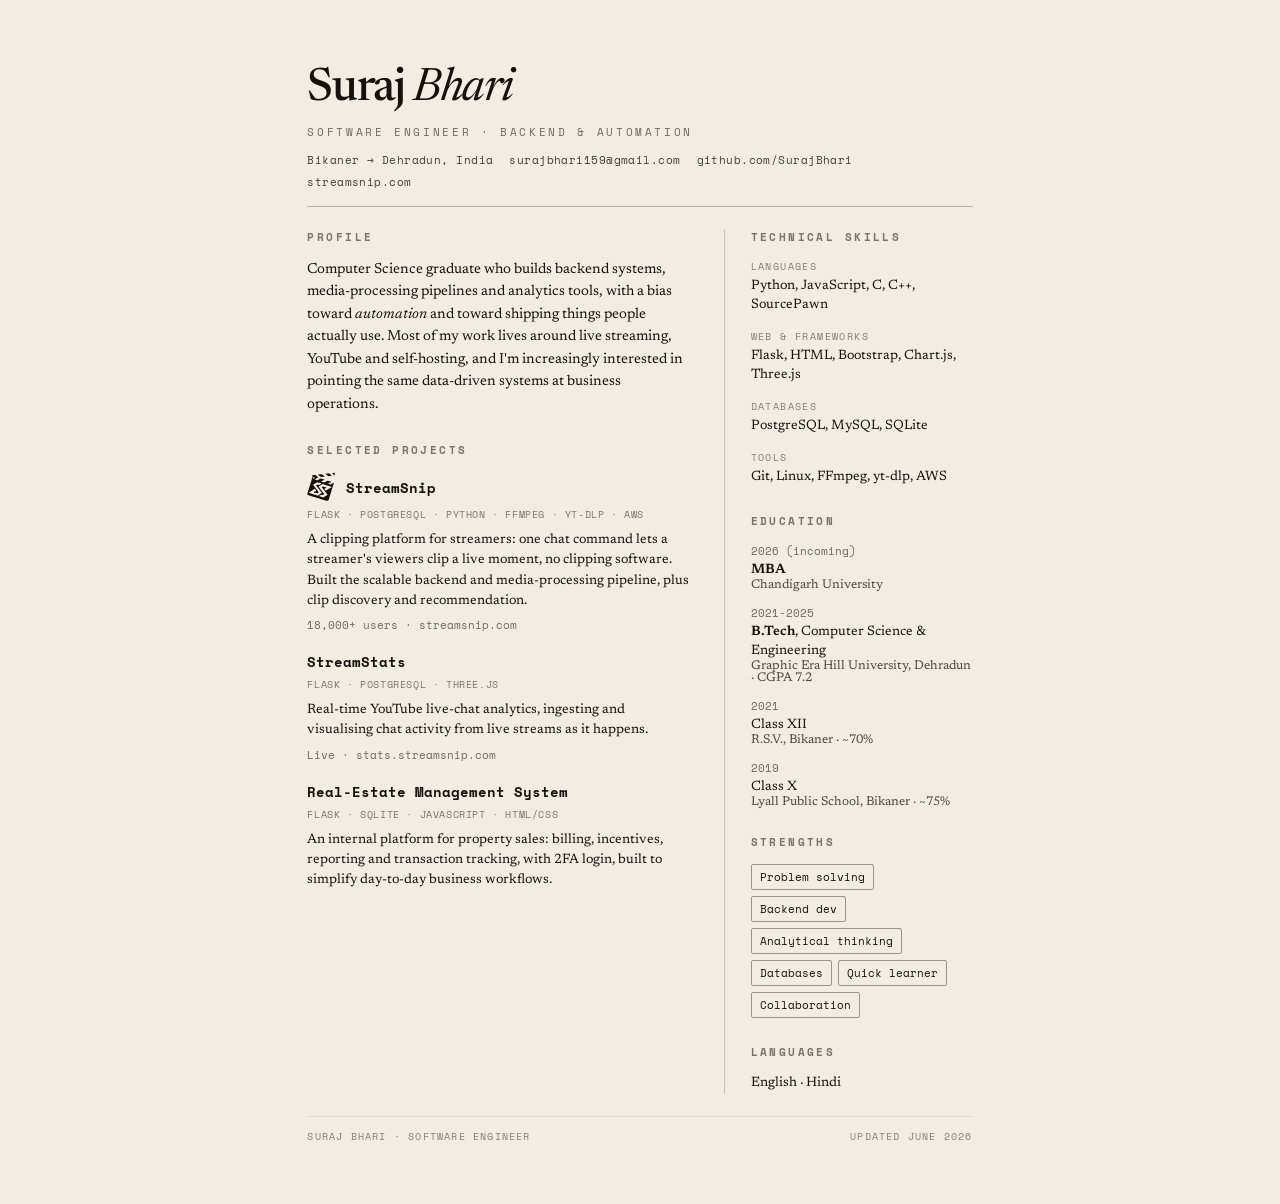
<file: resume.html>
<!DOCTYPE html>
<html lang="en">
<head>
<meta charset="utf-8">
<title>Suraj Bhari · Résumé</title>
<link rel="preconnect" href="https://fonts.googleapis.com">
<link rel="preconnect" href="https://fonts.gstatic.com" crossorigin>
<link href="https://fonts.googleapis.com/css2?family=Newsreader:ital,opsz,wght@0,6..72,400;0,6..72,500;0,6..72,600;1,6..72,400;1,6..72,500&family=Space+Mono:wght@400;700&display=swap" rel="stylesheet">
<style>
  @page { size: A4; margin: 0; }
  * { box-sizing: border-box; }
  html, body { margin: 0; padding: 0; }
  body {
    background: #F2EDE2;
    color: #15120C;
    font-family: 'Newsreader', Georgia, serif;
    -webkit-print-color-adjust: exact;
    print-color-adjust: exact;
  }
  .page { width: 210mm; min-height: 297mm; padding: 18mm 17mm 16mm; margin: 0 auto; }

  .mono { font-family: 'Space Mono', monospace; }

  /* header */
  header { border-bottom: 1px solid rgba(21,18,12,.28); padding-bottom: 16px; margin-bottom: 22px; }
  h1 { font-weight: 500; font-size: 46px; line-height: .95; letter-spacing: -0.03em; margin: 0; }
  h1 em { font-style: italic; font-weight: 400; }
  .role { font-family: 'Space Mono', monospace; font-size: 11px; letter-spacing: .24em; text-transform: uppercase; opacity: .6; margin-top: 12px; }
  .contact { font-family: 'Space Mono', monospace; font-size: 11px; letter-spacing: .04em; margin-top: 12px; display: flex; flex-wrap: wrap; gap: 6px 16px; }
  .contact span { opacity: .8; }

  /* layout */
  .body { display: grid; grid-template-columns: 1.55fr 1fr; gap: 30px; }
  .col-r { border-left: 1px solid rgba(21,18,12,.18); padding-left: 26px; }

  h2 { font-family: 'Space Mono', monospace; font-size: 11px; font-weight: 700; letter-spacing: .22em; text-transform: uppercase; opacity: .55; margin: 0 0 14px; }
  section { margin-bottom: 26px; }
  section:last-child { margin-bottom: 0; }

  p.profile { font-size: 14.5px; line-height: 1.55; margin: 0; }
  p.profile em { font-style: italic; }

  .proj { margin-bottom: 18px; }
  .proj:last-child { margin-bottom: 0; }
  .proj-head { display: flex; align-items: center; gap: 9px; }
  .proj-title { font-family: 'Space Mono', monospace; font-weight: 700; font-size: 14px; }
  .ss-logo { display: inline-block; width: 30px; height: 30px; flex: none; background-color: #15120C;
    -webkit-mask: url(assets/streamsnip-mark.svg) center/contain no-repeat;
    mask: url(assets/streamsnip-mark.svg) center/contain no-repeat; }
  .stack { font-family: 'Space Mono', monospace; font-size: 10px; letter-spacing: .06em; opacity: .55; margin: 5px 0 8px; }
  .proj p { font-size: 13.5px; line-height: 1.5; margin: 0; }
  .proj .meta { font-family: 'Space Mono', monospace; font-size: 10.5px; opacity: .6; margin-top: 6px; }

  .skill-group { margin-bottom: 13px; }
  .skill-label { font-family: 'Space Mono', monospace; font-size: 10px; letter-spacing: .14em; text-transform: uppercase; opacity: .5; margin-bottom: 3px; }
  .skill-val { font-size: 13.5px; line-height: 1.45; }

  .edu { margin-bottom: 14px; }
  .edu .yr { font-family: 'Space Mono', monospace; font-size: 10.5px; opacity: .6; }
  .edu .deg { font-size: 13.5px; line-height: 1.35; margin-top: 2px; }
  .edu .deg strong { font-weight: 600; }
  .edu .where { font-size: 12.5px; opacity: .75; }

  .tags { display: flex; flex-wrap: wrap; gap: 6px; }
  .tag { font-family: 'Space Mono', monospace; font-size: 10.5px; border: 1px solid rgba(21,18,12,.4); border-radius: 2px; padding: 4px 8px; }

  .foot { margin-top: 22px; padding-top: 12px; border-top: 1px solid rgba(21,18,12,.18); font-family: 'Space Mono', monospace; font-size: 10px; letter-spacing: .12em; opacity: .5; display: flex; justify-content: space-between; }
</style>
</head>
<body>
<div class="page">

  <header>
    <h1>Suraj <em>Bhari</em></h1>
    <div class="role">Software Engineer · Backend &amp; Automation</div>
    <div class="contact">
      <span>Bikaner → Dehradun, India</span>
      <span><a href="mailto:surajbhari159@gmail.com" style="color:inherit;text-decoration:none;">surajbhari159@gmail.com</a></span>
      <span><a href="https://github.com/SurajBhari" style="color:inherit;text-decoration:none;">github.com/SurajBhari</a></span>
      <span><a href="https://streamsnip.com" style="color:inherit;text-decoration:none;">streamsnip.com</a></span>
    </div>
  </header>

  <div class="body">

    <div class="col-l">
      <section>
        <h2>Profile</h2>
        <p class="profile">Computer Science graduate who builds backend systems, media-processing pipelines and analytics tools, with a bias toward <em>automation</em> and toward shipping things people actually use. Most of my work lives around live streaming, YouTube and self-hosting, and I'm increasingly interested in pointing the same data-driven systems at business operations.</p>
      </section>

      <section>
        <h2>Selected Projects</h2>

        <div class="proj">
          <div class="proj-head"><span class="ss-logo"></span><span class="proj-title">StreamSnip</span></div>
          <div class="stack">FLASK · POSTGRESQL · PYTHON · FFMPEG · YT-DLP · AWS</div>
          <p>A clipping platform for streamers: one chat command lets a streamer's viewers clip a live moment, no clipping software. Built the scalable backend and media-processing pipeline, plus clip discovery and recommendation.</p>
          <div class="meta">18,000+ users · <a href="https://streamsnip.com" style="color:inherit;text-decoration:none;">streamsnip.com</a></div>
        </div>

        <div class="proj">
          <div class="proj-head"><span class="proj-title">StreamStats</span></div>
          <div class="stack">FLASK · POSTGRESQL · THREE.JS</div>
          <p>Real-time YouTube live-chat analytics, ingesting and visualising chat activity from live streams as it happens.</p>
          <div class="meta">Live · <a href="https://stats.streamsnip.com" style="color:inherit;text-decoration:none;">stats.streamsnip.com</a></div>
        </div>

        <div class="proj">
          <div class="proj-head"><span class="proj-title">Real-Estate Management System</span></div>
          <div class="stack">FLASK · SQLITE · JAVASCRIPT · HTML/CSS</div>
          <p>An internal platform for property sales: billing, incentives, reporting and transaction tracking, with 2FA login, built to simplify day-to-day business workflows.</p>
        </div>
      </section>
    </div>

    <div class="col-r">
      <section>
        <h2>Technical Skills</h2>
        <div class="skill-group"><div class="skill-label">Languages</div><div class="skill-val">Python, JavaScript, C, C++, SourcePawn</div></div>
        <div class="skill-group"><div class="skill-label">Web &amp; Frameworks</div><div class="skill-val">Flask, HTML, Bootstrap, Chart.js, Three.js</div></div>
        <div class="skill-group"><div class="skill-label">Databases</div><div class="skill-val">PostgreSQL, MySQL, SQLite</div></div>
        <div class="skill-group"><div class="skill-label">Tools</div><div class="skill-val">Git, Linux, FFmpeg, yt-dlp, AWS</div></div>
      </section>

      <section>
        <h2>Education</h2>
        <div class="edu">
          <div class="yr">2026 (incoming)</div>
          <div class="deg"><strong>MBA</strong></div>
          <div class="where">Chandigarh University</div>
        </div>
        <div class="edu">
          <div class="yr">2021-2025</div>
          <div class="deg"><strong>B.Tech</strong>, Computer Science &amp; Engineering</div>
          <div class="where">Graphic Era Hill University, Dehradun · CGPA 7.2</div>
        </div>
        <div class="edu">
          <div class="yr">2021</div>
          <div class="deg">Class XII</div>
          <div class="where">R.S.V., Bikaner · ~70%</div>
        </div>
        <div class="edu">
          <div class="yr">2019</div>
          <div class="deg">Class X</div>
          <div class="where">Lyall Public School, Bikaner · ~75%</div>
        </div>
      </section>

      <section>
        <h2>Strengths</h2>
        <div class="tags">
          <span class="tag">Problem solving</span>
          <span class="tag">Backend dev</span>
          <span class="tag">Analytical thinking</span>
          <span class="tag">Databases</span>
          <span class="tag">Quick learner</span>
          <span class="tag">Collaboration</span>
        </div>
      </section>

      <section>
        <h2>Languages</h2>
        <div class="skill-val">English · Hindi</div>
      </section>
    </div>

  </div>

  <div class="foot">
    <span>SURAJ BHARI · SOFTWARE ENGINEER</span>
    <span>UPDATED JUNE 2026</span>
  </div>

</div>
</body>
</html>
</file>
